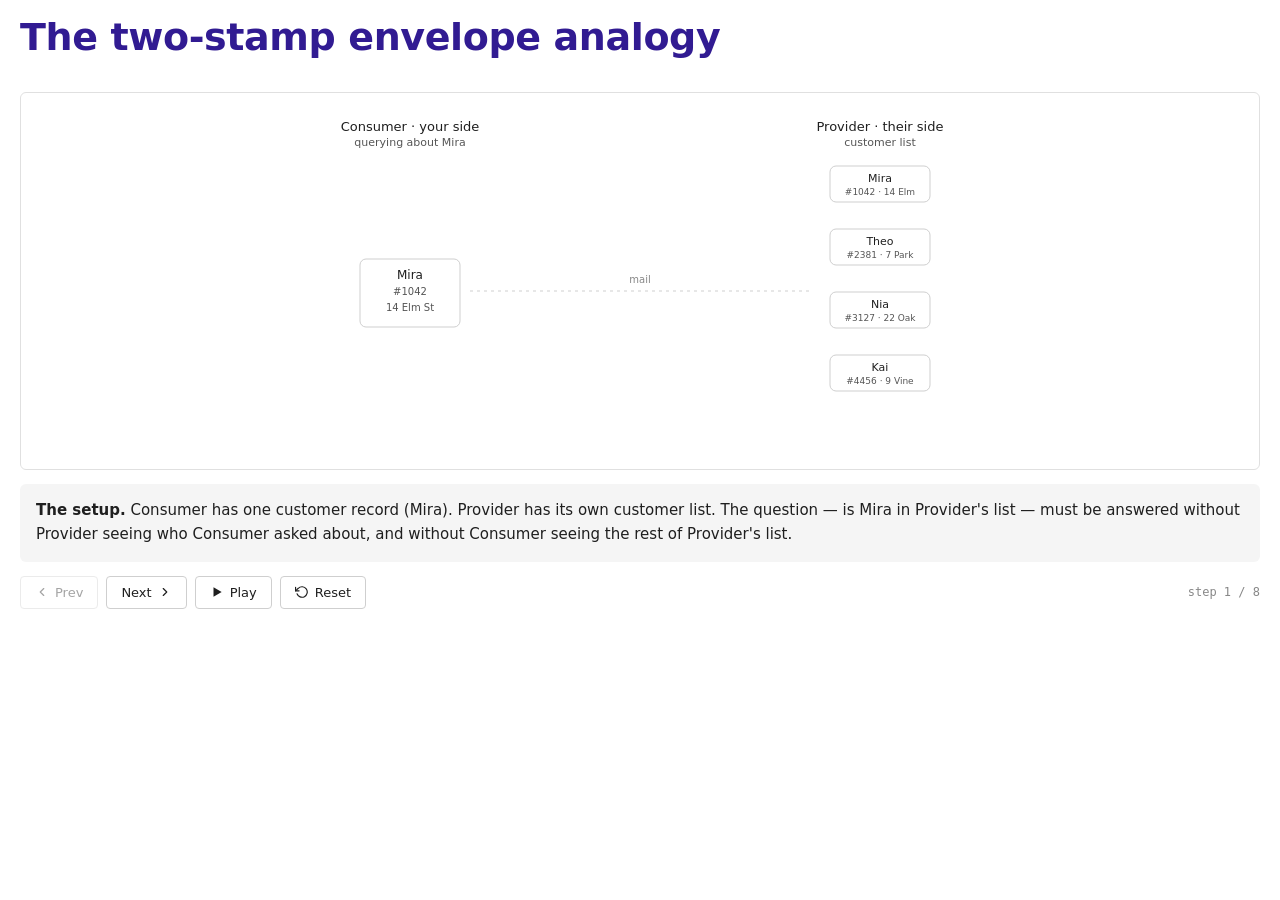
<file: docs/assets/psi-walkthrough.html>
<!DOCTYPE html>
<html lang="en">
<head>
<meta charset="UTF-8">
<meta name="viewport" content="width=device-width, initial-scale=1.0">
<title>PSI walkthrough · the two-stamp envelope</title>
<style>
:root {
  --bg: #ffffff;
  --surface: #ffffff;
  --surface-2: #f5f5f5;
  --surface-3: #ececec;
  --text: #1f1f1f;
  --text-2: #555555;
  --text-3: #888888;
  --border: #e0e0e0;
  --border-2: #cfcfcf;
  --accent: #673ab7;
  --accent-strong: #311b92;
  --font: system-ui, -apple-system, "Segoe UI", Roboto, "Helvetica Neue", Arial, sans-serif;
  --mono: ui-monospace, SFMono-Regular, Menlo, Consolas, monospace;
}

* { box-sizing: border-box; margin: 0; padding: 0; }

html, body {
  background: var(--bg);
  color: var(--text);
  font-family: var(--font);
  font-size: 16px;
  line-height: 1.6;
  -webkit-font-smoothing: antialiased;
}

main {
  width: 100%;
  margin: 0;
  padding: 16px 20px 16px;
}

@media (max-width: 600px) {
  main { padding: 12px 12px; }
}

#scene { display: block; width: 100%; height: auto; max-height: 340px; }

.hero { margin-bottom: 32px; }

.eyebrow {
  font-size: 12px;
  letter-spacing: 0.06em;
  text-transform: uppercase;
  color: var(--text-3);
  margin-bottom: 12px;
}

h1 {
  font-weight: 600;
  font-size: clamp(28px, 4.5vw, 38px);
  line-height: 1.15;
  letter-spacing: -0.01em;
  margin-bottom: 12px;
  color: var(--accent-strong);
}

.lede {
  font-size: 16px;
  line-height: 1.55;
  color: var(--text-2);
  max-width: 620px;
}

.scene-wrap {
  background: var(--surface);
  border: 1px solid var(--border);
  border-radius: 6px;
  padding: 18px;
  margin-bottom: 14px;
}

.narration {
  background: var(--surface-2);
  border-radius: 6px;
  padding: 14px 16px;
  font-size: 15px;
  line-height: 1.6;
  color: var(--text);
  min-height: 78px;
  margin-bottom: 14px;
}

.narration b { font-weight: 600; }
.narration code {
  font-family: var(--mono);
  font-size: 13px;
  background: var(--surface-3);
  padding: 1px 6px;
  border-radius: 3px;
}
.narration em { font-style: italic; color: var(--text-2); }

.controls {
  display: flex;
  gap: 8px;
  align-items: center;
  flex-wrap: wrap;
  margin-bottom: 40px;
}

button {
  background: transparent;
  border: 1px solid var(--border-2);
  border-radius: 4px;
  padding: 8px 14px;
  font-family: var(--font);
  font-size: 13px;
  font-weight: 500;
  color: var(--text);
  cursor: pointer;
  display: inline-flex;
  align-items: center;
  gap: 6px;
  transition: background 0.15s ease, border-color 0.15s ease, opacity 0.15s ease;
}

button:hover:not(:disabled) { background: var(--surface-2); border-color: var(--accent); color: var(--accent); }
button:active:not(:disabled) { background: var(--surface-3); }
button:disabled { opacity: 0.4; cursor: not-allowed; }

button svg { width: 14px; height: 14px; }

.step-counter {
  font-family: var(--mono);
  font-size: 12px;
  color: var(--text-3);
  margin-left: auto;
}

.an { transition: transform 0.95s cubic-bezier(.4,0,.2,1), opacity 0.55s ease; }
.match-glow { animation: glow 1.6s ease-in-out infinite; }
@keyframes glow { 0%,100% { opacity: 0.45; } 50% { opacity: 1; } }

.explainer {
  border-top: 1px solid var(--border);
  padding-top: 36px;
}

h2 {
  font-weight: 600;
  font-size: 22px;
  line-height: 1.25;
  letter-spacing: -0.005em;
  margin-bottom: 18px;
  max-width: 640px;
  color: var(--accent-strong);
}

h3 {
  font-weight: 600;
  font-size: 12px;
  letter-spacing: 0.06em;
  text-transform: uppercase;
  color: var(--text-3);
  margin: 28px 0 10px;
}

.explainer p {
  font-size: 16px;
  line-height: 1.7;
  color: var(--text);
  margin-bottom: 14px;
  max-width: 640px;
}

.explainer code {
  font-family: var(--mono);
  font-size: 14px;
  background: var(--surface-2);
  padding: 1px 6px;
  border-radius: 3px;
}

.math {
  font-family: var(--mono);
  font-size: 14px;
  background: var(--surface-2);
  border-left: 3px solid var(--accent);
  padding: 16px 18px;
  margin: 18px 0;
  color: var(--text);
  white-space: pre;
  overflow-x: auto;
  line-height: 1.8;
  border-radius: 0 3px 3px 0;
}

.callout {
  font-style: italic;
  font-size: 16px;
  line-height: 1.55;
  color: var(--text-2);
  border-left: 3px solid var(--accent);
  padding: 4px 0 4px 16px;
  margin: 22px 0;
  max-width: 600px;
}

footer {
  margin-top: 48px;
  padding-top: 18px;
  border-top: 1px solid var(--border);
  font-size: 12px;
  color: var(--text-3);
}
</style>
</head>
<body>

<main>

<header class="hero">
  <h1>The two-stamp envelope analogy</h1>
</header>

<section class="scene-wrap" aria-label="Animated protocol walkthrough">
<svg viewBox="0 0 680 340" id="scene" role="img" aria-labelledby="scene-title">
<title id="scene-title">Step-by-step animation of the two-stamp envelope protocol between Consumer and Provider.</title>

<text x="110" y="20" text-anchor="middle" font-size="13" font-weight="500" fill="#1F1F1F">Consumer · your side</text>
<text x="110" y="35" text-anchor="middle" font-size="11" fill="#555555">querying about Mira</text>
<text x="580" y="20" text-anchor="middle" font-size="13" font-weight="500" fill="#1F1F1F">Provider · their side</text>
<text x="580" y="35" text-anchor="middle" font-size="11" fill="#555555">customer list</text>
<line x1="170" y1="180" x2="510" y2="180" stroke="#cfcfcf" stroke-dasharray="3 4"/>
<text x="340" y="172" text-anchor="middle" font-size="10" fill="#888888">mail</text>

<g id="ob-record" class="an" opacity="1">
<rect x="60" y="148" width="100" height="68" rx="6" fill="#ffffff" stroke="#cfcfcf" stroke-width="1"/>
<text x="110" y="168" text-anchor="middle" font-size="12" font-weight="500" fill="#1F1F1F">Mira</text>
<text x="110" y="184" text-anchor="middle" font-size="10" fill="#555555">#1042</text>
<text x="110" y="200" text-anchor="middle" font-size="10" fill="#555555">14 Elm St</text>
</g>

<g id="ob-ball-group" class="an" opacity="0" transform="translate(0,0)">
<circle id="ob-wrap" cx="110" cy="180" r="34" fill="rgba(103,58,183,0.18)" stroke="#673ab7" stroke-width="1.8" stroke-dasharray="5 3" opacity="0"/>
<circle cx="110" cy="180" r="17" fill="#311b92" stroke="#1a0863" stroke-width="1"/>
<g id="ob-stamp" opacity="0">
<circle cx="130" cy="161" r="9.5" fill="#fce4ec" stroke="#ad1457" stroke-width="1.5"/>
<text x="130" y="165" text-anchor="middle" font-size="10" font-weight="500" fill="#880e4f">B</text>
</g>
<text x="110" y="217" text-anchor="middle" font-size="10" fill="#888888">Mira</text>
</g>

<g id="bb-record-0" class="an" opacity="1">
<rect x="530" y="55" width="100" height="36" rx="6" fill="#ffffff" stroke="#cfcfcf" stroke-width="1"/>
<text x="580" y="71" text-anchor="middle" font-size="11" font-weight="500" fill="#1F1F1F">Mira</text>
<text x="580" y="84" text-anchor="middle" font-size="9" fill="#555555">#1042 · 14 Elm</text>
</g>
<g id="bb-record-1" class="an" opacity="1">
<rect x="530" y="118" width="100" height="36" rx="6" fill="#ffffff" stroke="#cfcfcf" stroke-width="1"/>
<text x="580" y="134" text-anchor="middle" font-size="11" font-weight="500" fill="#1F1F1F">Theo</text>
<text x="580" y="147" text-anchor="middle" font-size="9" fill="#555555">#2381 · 7 Park</text>
</g>
<g id="bb-record-2" class="an" opacity="1">
<rect x="530" y="181" width="100" height="36" rx="6" fill="#ffffff" stroke="#cfcfcf" stroke-width="1"/>
<text x="580" y="197" text-anchor="middle" font-size="11" font-weight="500" fill="#1F1F1F">Nia</text>
<text x="580" y="210" text-anchor="middle" font-size="9" fill="#555555">#3127 · 22 Oak</text>
</g>
<g id="bb-record-3" class="an" opacity="1">
<rect x="530" y="244" width="100" height="36" rx="6" fill="#ffffff" stroke="#cfcfcf" stroke-width="1"/>
<text x="580" y="260" text-anchor="middle" font-size="11" font-weight="500" fill="#1F1F1F">Kai</text>
<text x="580" y="273" text-anchor="middle" font-size="9" fill="#555555">#4456 · 9 Vine</text>
</g>

<g id="bb-ball-0" class="an" opacity="0">
<circle cx="540" cy="73" r="14" fill="#311b92" stroke="#1a0863" stroke-width="1"/>
<g id="bb-stamp-0" opacity="0">
<circle cx="555" cy="60" r="8" fill="#fce4ec" stroke="#ad1457" stroke-width="1.3"/>
<text x="555" y="64" text-anchor="middle" font-size="9" font-weight="500" fill="#880e4f">B</text>
</g>
<text x="572" y="77" font-size="11" fill="#888888">Mira</text>
</g>
<g id="bb-ball-1" class="an" opacity="0">
<circle cx="540" cy="136" r="14" fill="#7e57c2" stroke="#4527a0" stroke-width="1"/>
<g id="bb-stamp-1" opacity="0">
<circle cx="555" cy="123" r="8" fill="#fce4ec" stroke="#ad1457" stroke-width="1.3"/>
<text x="555" y="127" text-anchor="middle" font-size="9" font-weight="500" fill="#880e4f">B</text>
</g>
<text x="572" y="140" font-size="11" fill="#888888">Theo</text>
</g>
<g id="bb-ball-2" class="an" opacity="0">
<circle cx="540" cy="199" r="14" fill="#5e35b1" stroke="#311b92" stroke-width="1"/>
<g id="bb-stamp-2" opacity="0">
<circle cx="555" cy="186" r="8" fill="#fce4ec" stroke="#ad1457" stroke-width="1.3"/>
<text x="555" y="190" text-anchor="middle" font-size="9" font-weight="500" fill="#880e4f">B</text>
</g>
<text x="572" y="203" font-size="11" fill="#888888">Nia</text>
</g>
<g id="bb-ball-3" class="an" opacity="0">
<circle cx="540" cy="262" r="14" fill="#9575cd" stroke="#5e35b1" stroke-width="1"/>
<g id="bb-stamp-3" opacity="0">
<circle cx="555" cy="249" r="8" fill="#fce4ec" stroke="#ad1457" stroke-width="1.3"/>
<text x="555" y="253" text-anchor="middle" font-size="9" font-weight="500" fill="#880e4f">B</text>
</g>
<text x="572" y="266" font-size="11" fill="#888888">Kai</text>
</g>

<g id="match" class="an" opacity="0">
<line x1="135" y1="178" x2="525" y2="78" stroke="#673ab7" stroke-width="1.5" stroke-dasharray="5 4" opacity="0.7"/>
<circle cx="540" cy="73" r="22" fill="none" stroke="#673ab7" stroke-width="2.5" stroke-dasharray="4 3" class="match-glow"/>
<g transform="translate(645, 73)">
<circle r="11" fill="#ede7f6" stroke="#311b92" stroke-width="1"/>
<path d="M -4 0 L -1 3 L 5 -4" fill="none" stroke="#311b92" stroke-width="2" stroke-linecap="round" stroke-linejoin="round"/>
</g>
</g>
</svg>
</section>

<div class="narration" id="narration">…</div>

<div class="controls">
<button id="prev-btn" aria-label="previous step" type="button">
<svg viewBox="0 0 24 24" fill="none" stroke="currentColor" stroke-width="2" stroke-linecap="round" stroke-linejoin="round"><polyline points="15 18 9 12 15 6"/></svg>
Prev
</button>
<button id="next-btn" aria-label="next step" type="button">
Next
<svg viewBox="0 0 24 24" fill="none" stroke="currentColor" stroke-width="2" stroke-linecap="round" stroke-linejoin="round"><polyline points="9 18 15 12 9 6"/></svg>
</button>
<button id="play-btn" aria-label="auto play" type="button">
<svg id="play-icon" viewBox="0 0 24 24" fill="currentColor"><polygon points="6 4 20 12 6 20 6 4"/></svg>
<span id="play-label">Play</span>
</button>
<button id="reset-btn" aria-label="reset" type="button">
<svg viewBox="0 0 24 24" fill="none" stroke="currentColor" stroke-width="2" stroke-linecap="round" stroke-linejoin="round"><polyline points="1 4 1 10 7 10"/><path d="M3.51 15a9 9 0 1 0 2.13-9.36L1 10"/></svg>
Reset
</button>
<span class="step-counter" id="step-counter">step 1 / 8</span>
</div>

</main>

<script>
(function(){
  const obRecord = document.getElementById('ob-record');
  const obBallGroup = document.getElementById('ob-ball-group');
  const obWrap = document.getElementById('ob-wrap');
  const obStamp = document.getElementById('ob-stamp');
  const bbRecords = [0,1,2,3].map(i => document.getElementById('bb-record-'+i));
  const bbBalls = [0,1,2,3].map(i => document.getElementById('bb-ball-'+i));
  const bbStamps = [0,1,2,3].map(i => document.getElementById('bb-stamp-'+i));
  const matchGroup = document.getElementById('match');
  const narration = document.getElementById('narration');
  const stepCounter = document.getElementById('step-counter');
  const prevBtn = document.getElementById('prev-btn');
  const nextBtn = document.getElementById('next-btn');
  const playBtn = document.getElementById('play-btn');
  const playLabel = document.getElementById('play-label');
  const playIcon = document.getElementById('play-icon');
  const resetBtn = document.getElementById('reset-btn');

  const ICON_PLAY = '<polygon points="6 4 20 12 6 20 6 4"></polygon>';
  const ICON_PAUSE = '<rect x="6" y="4" width="4" height="16"></rect><rect x="14" y="4" width="4" height="16"></rect>';

  const steps = [
    '<b>The setup.</b> Consumer has one customer record (Mira). Provider has its own customer list. The question — is Mira in Provider\'s list — must be answered without Provider seeing who Consumer asked about, and without Consumer seeing the rest of Provider\'s list.',
    '<b>1 · hash-to-curve.</b> Each record deterministically becomes a point on an elliptic curve, drawn here as a colored ball. <code>Mira</code> always maps to the same ball; <code>Theo</code> always to a different one. Same input, same ball, every time.',
    '<b>2 · Consumer wraps.</b> Consumer takes Mira\'s ball and seals it inside a fresh secret <code>A</code> (the dashed bubble). Only Consumer knows <code>A</code>.',
    '<b>3 · mail to Provider.</b> The wrapped lump travels to Provider. Provider sees a colored blob it cannot see into — no idea Consumer is asking about Mira.',
    '<b>4 · Provider stamps everything.</b> Provider applies its secret rubber stamp <code>B</code> to the wrapped lump <em>and</em> to every ball in its own list. The stamp is pressed hard enough to push through wrapper <code>A</code> and emboss the ball beneath.',
    '<b>5 · return mail.</b> Provider ships back the doubly-covered lump (<code>A</code> + <code>B</code> over Mira) plus its own <code>B</code>-stamped customer list, and goes back to lunch.',
    '<b>6 · Consumer peels off A.</b> Consumer removes its own wrapper. Mira\'s ball is left wearing only the <code>B</code> impression — pressed straight into the ball when Provider stamped it. The wrapper came off; the push mark stayed.',
    '<b>7 · compare → match.</b> Consumer\'s <code>B</code>-stamped Mira matches the first ball in Provider\'s stamped list. Yes — Mira is a Provider customer. Provider never learned the question; Consumer never learned the rest of the list.'
  ];

  let cur = 0;
  let playInterval = null;

  function render(){
    narration.innerHTML = steps[cur];
    stepCounter.textContent = 'step ' + (cur+1) + ' / ' + steps.length;
    obRecord.setAttribute('opacity', cur === 0 ? 1 : 0);
    obBallGroup.setAttribute('opacity', cur >= 1 ? 1 : 0);
    obWrap.setAttribute('opacity', (cur >= 2 && cur <= 5) ? 1 : 0);
    obStamp.setAttribute('opacity', cur >= 4 ? 1 : 0);
    obBallGroup.setAttribute('transform', (cur === 3 || cur === 4) ? 'translate(335,0)' : 'translate(0,0)');
    bbRecords.forEach(r => r.setAttribute('opacity', cur === 0 ? 1 : 0));
    bbBalls.forEach(b => b.setAttribute('opacity', cur >= 1 ? 1 : 0));
    bbStamps.forEach(s => s.setAttribute('opacity', cur >= 4 ? 1 : 0));
    matchGroup.setAttribute('opacity', cur === 7 ? 1 : 0);
    prevBtn.disabled = cur === 0;
    nextBtn.disabled = cur === steps.length - 1;
  }

  function stopPlay(){
    if (playInterval){ clearInterval(playInterval); playInterval = null; }
    playLabel.textContent = 'Play';
    playIcon.innerHTML = ICON_PLAY;
  }

  nextBtn.onclick = () => { stopPlay(); if (cur < steps.length - 1){ cur++; render(); } };
  prevBtn.onclick = () => { stopPlay(); if (cur > 0){ cur--; render(); } };
  resetBtn.onclick = () => { stopPlay(); cur = 0; render(); };
  playBtn.onclick = () => {
    if (playInterval){ stopPlay(); return; }
    if (cur === steps.length - 1) cur = 0;
    render();
    playLabel.textContent = 'Pause';
    playIcon.innerHTML = ICON_PAUSE;
    playInterval = setInterval(() => {
      if (cur < steps.length - 1){ cur++; render(); }
      else { stopPlay(); }
    }, 2800);
  };

  render();
})();
</script>

</body>
</html>
</file>
